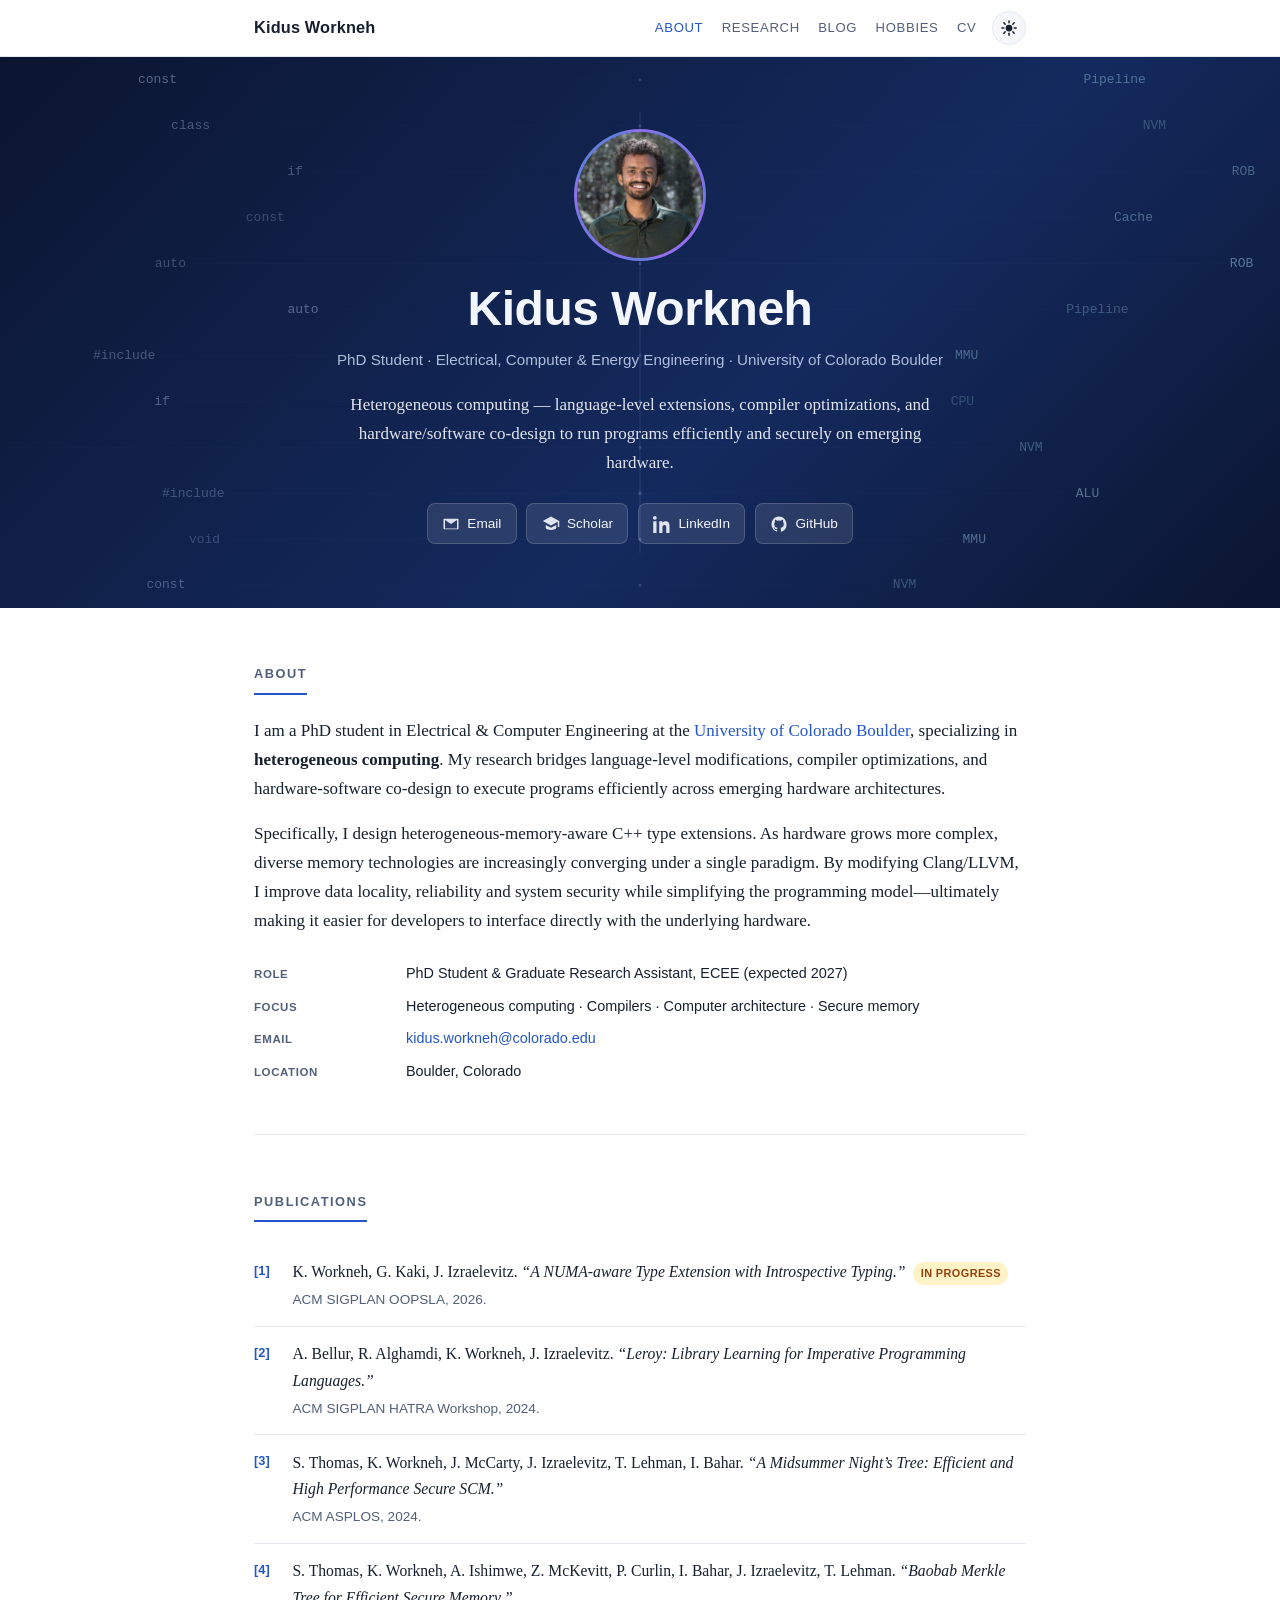
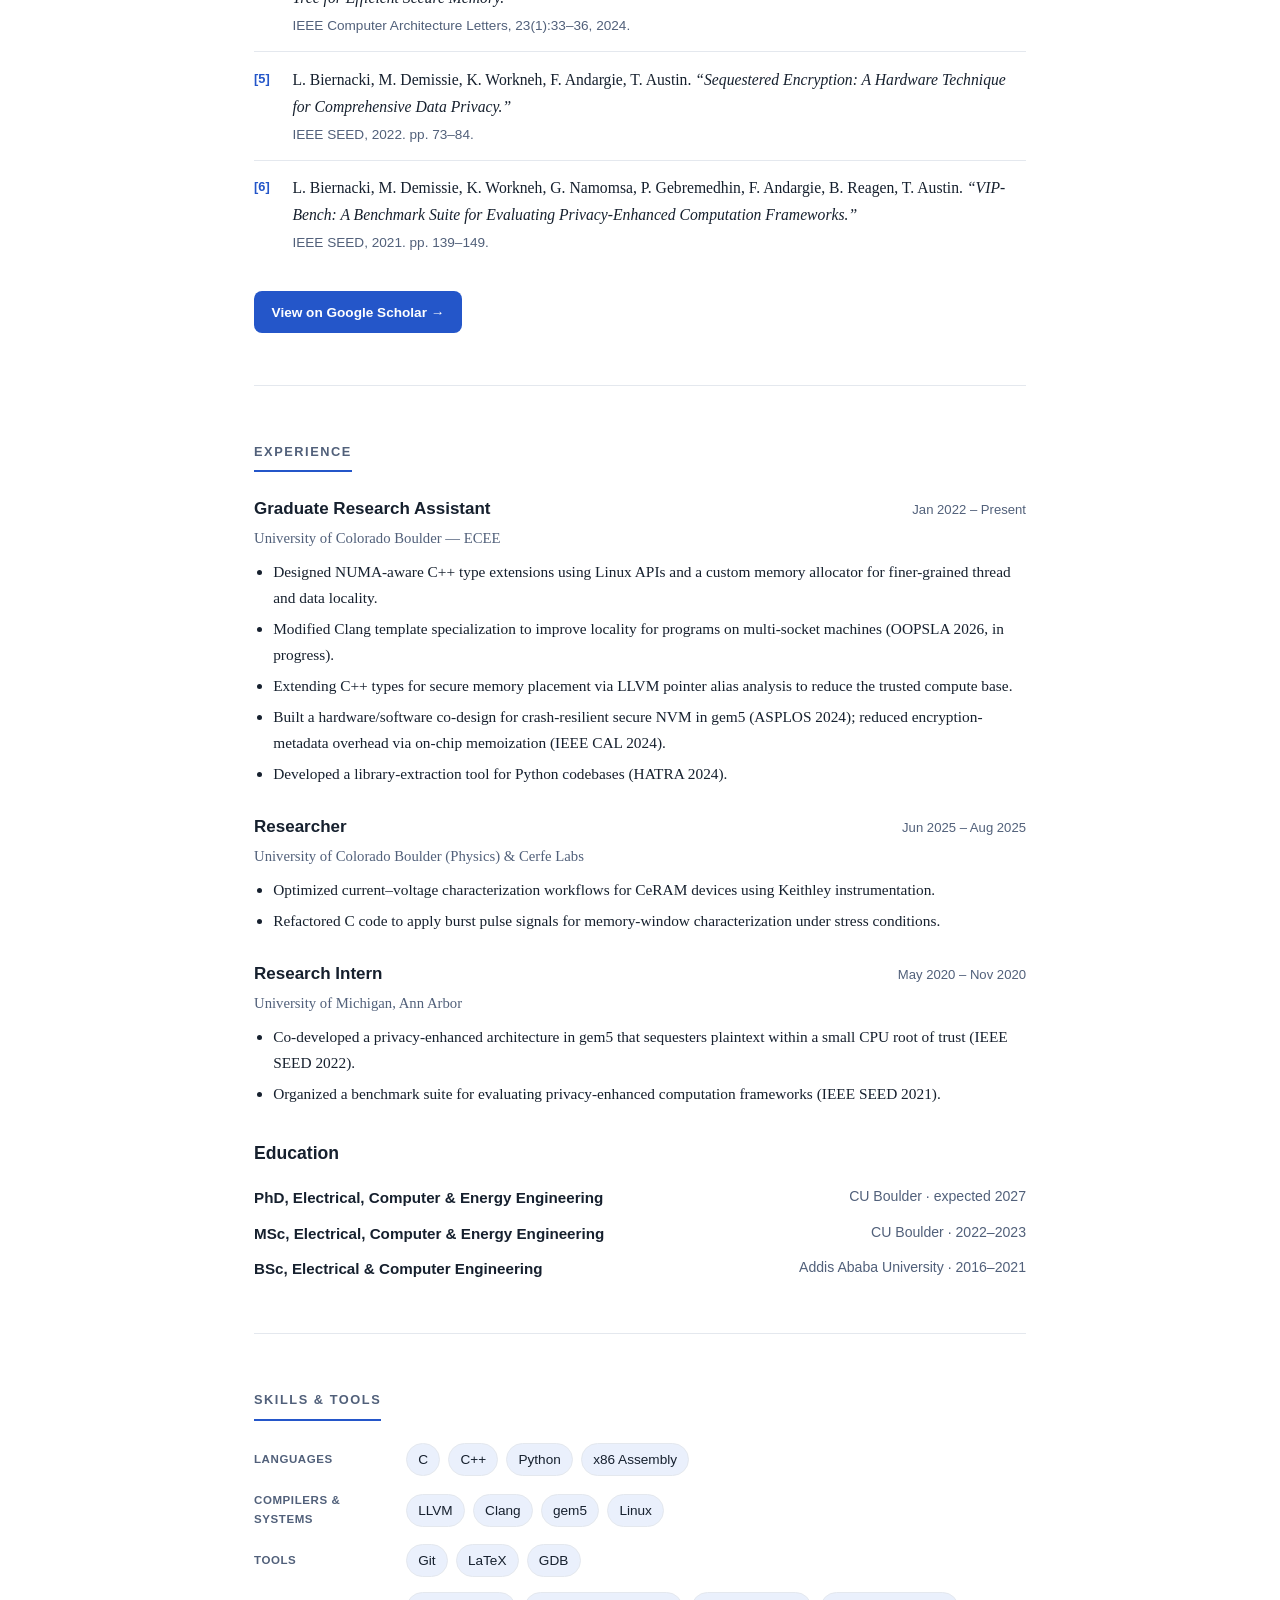
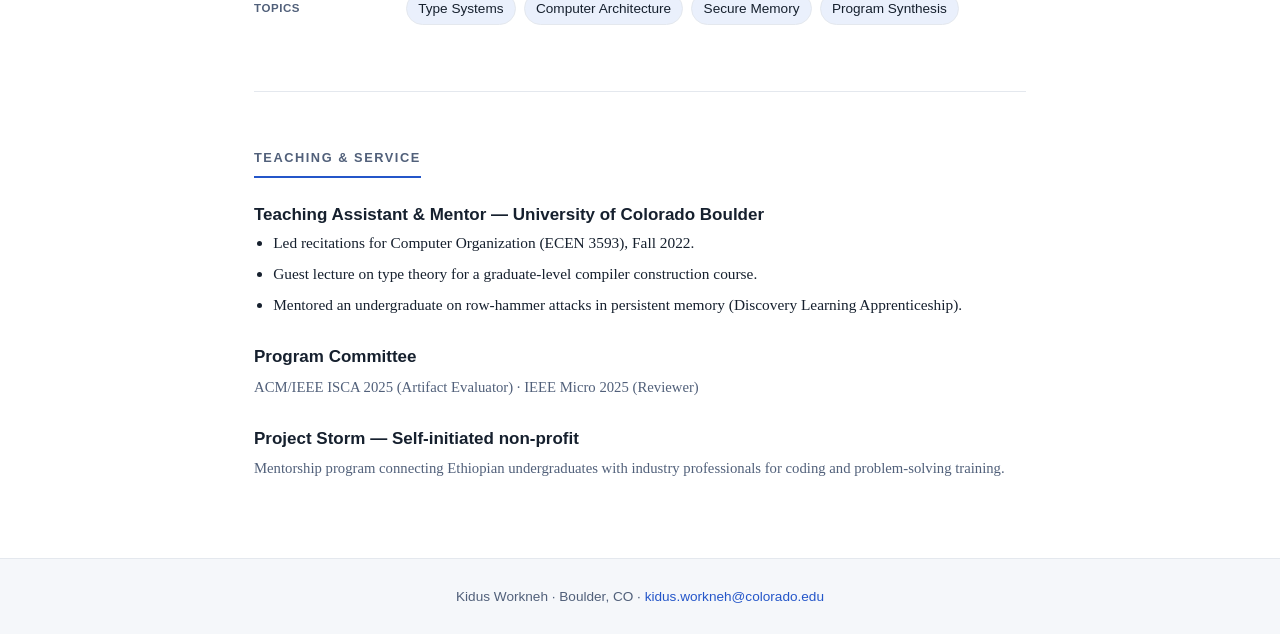
<file: index.html>
<!DOCTYPE html>
<html lang="en">
<head>
  <meta charset="UTF-8" />
  <meta name="viewport" content="width=device-width, initial-scale=1.0" />
  <title>Kidus Workneh — PhD Student, Computer Engineering</title>
  <meta name="description" content="Kidus Workneh — PhD student in Electrical & Computer Engineering at CU Boulder. Research in heterogeneous computing, compilers, computer architecture, and secure memory." />
  <link rel="stylesheet" href="style.css" />
  <!-- Set theme before paint to avoid a flash -->
  <script>
    (function () {
      try {
        var t = localStorage.getItem('theme');
        if (!t) t = matchMedia('(prefers-color-scheme: dark)').matches ? 'dark' : 'light';
        document.documentElement.setAttribute('data-theme', t);
      } catch (e) {
        document.documentElement.setAttribute('data-theme', 'light');
      }
    })();
  </script>
</head>
<body>

  <!-- ─────────── Nav ─────────── -->
  <header class="nav">
    <div class="nav-inner">
      <a href="index.html" class="nav-brand">Kidus Workneh</a>
      <nav class="nav-links">
        <a href="index.html#about" class="active">About</a>
        <a href="research.html">Research</a>
        <a href="blog.html">Blog</a>
        <a href="hobbies.html">Hobbies</a>
        <a href="CV_Resume/KidusCV1_6_26.pdf" target="_blank" rel="noopener">CV</a>
      </nav>
      <button id="themeToggle" class="theme-toggle" aria-label="Toggle light/dark theme" title="Toggle theme">
        <svg class="icon-sun" viewBox="0 0 24 24" width="18" height="18" aria-hidden="true"><circle cx="12" cy="12" r="4.5" fill="currentColor"/><g stroke="currentColor" stroke-width="2" stroke-linecap="round"><line x1="12" y1="2.5" x2="12" y2="5"/><line x1="12" y1="19" x2="12" y2="21.5"/><line x1="2.5" y1="12" x2="5" y2="12"/><line x1="19" y1="12" x2="21.5" y2="12"/><line x1="5.1" y1="5.1" x2="6.9" y2="6.9"/><line x1="17.1" y1="17.1" x2="18.9" y2="18.9"/><line x1="5.1" y1="18.9" x2="6.9" y2="17.1"/><line x1="17.1" y1="6.9" x2="18.9" y2="5.1"/></g></svg>
        <svg class="icon-moon" viewBox="0 0 24 24" width="18" height="18" aria-hidden="true"><path fill="currentColor" d="M21 12.8A9 9 0 1 1 11.2 3a7 7 0 0 0 9.8 9.8z"/></svg>
      </button>
    </div>
  </header>

  <!-- ─────────── Hero (always dark) ─────────── -->
  <section class="hero" id="top">
    <canvas id="hero-bg" class="hero-bg" aria-hidden="true"></canvas>
    <div class="hero-inner">
      <div class="avatar">
        <img src="assets/profile.jpg" alt="Kidus Workneh" id="profilePhoto" />
        <span class="avatar-fallback" aria-hidden="true">KW</span>
      </div>
      <h1 class="hero-name">Kidus Workneh</h1>
      <p class="hero-tagline">PhD Student · Electrical, Computer &amp; Energy Engineering · University of Colorado Boulder</p>
      <p class="hero-intro">
        Heterogeneous computing — language-level extensions, compiler optimizations, and
        hardware/software co-design to run programs efficiently and securely on emerging hardware.
      </p>
      <div class="hero-links">
        <a href="mailto:kidus.workneh@colorado.edu">
          <svg viewBox="0 0 24 24" width="18" height="18" aria-hidden="true"><path fill="currentColor" d="M3 5h18a1 1 0 0 1 1 1v12a1 1 0 0 1-1 1H3a1 1 0 0 1-1-1V6a1 1 0 0 1 1-1zm9 7L4 6.8V18h16V6.8L12 12z"/></svg>
          Email
        </a>
        <a href="https://scholar.google.com/citations?user=jv0yAM0AAAAJ&hl=en" target="_blank" rel="noopener">
          <svg viewBox="0 0 24 24" width="18" height="18" aria-hidden="true"><path fill="currentColor" d="M12 2 1 8l11 6 9-4.9V16h2V8L12 2zM5 13.2V17c0 1.7 3.1 3 7 3s7-1.3 7-3v-3.8l-7 3.8-7-3.6z"/></svg>
          Scholar
        </a>
        <a href="https://linkedin.com/in/kidus-workneh" target="_blank" rel="noopener">
          <svg viewBox="0 0 24 24" width="18" height="18" aria-hidden="true"><path fill="currentColor" d="M4.98 3.5A2.5 2.5 0 1 1 0 3.5a2.5 2.5 0 0 1 4.98 0zM.3 8.3h4.4V24H.3V8.3zM8.3 8.3h4.2v2.15h.06c.59-1.06 2.03-2.18 4.18-2.18 4.47 0 5.3 2.94 5.3 6.77V24h-4.4v-6.96c0-1.66-.03-3.8-2.32-3.8-2.32 0-2.68 1.81-2.68 3.68V24H8.3V8.3z"/></svg>
          LinkedIn
        </a>
        <a href="https://github.com/machtvonjoseph" target="_blank" rel="noopener">
          <svg viewBox="0 0 24 24" width="18" height="18" aria-hidden="true"><path fill="currentColor" d="M12 2C6.48 2 2 6.58 2 12.25c0 4.53 2.87 8.37 6.84 9.73.5.1.68-.22.68-.49l-.01-1.7c-2.78.62-3.37-1.22-3.37-1.22-.46-1.18-1.11-1.5-1.11-1.5-.91-.64.07-.62.07-.62 1 .07 1.53 1.06 1.53 1.06.9 1.57 2.36 1.12 2.94.86.09-.67.35-1.12.63-1.38-2.22-.26-4.55-1.14-4.55-5.06 0-1.12.39-2.03 1.03-2.75-.1-.26-.45-1.3.1-2.71 0 0 .84-.27 2.75 1.05a9.4 9.4 0 0 1 5 0c1.91-1.32 2.75-1.05 2.75-1.05.55 1.41.2 2.45.1 2.71.64.72 1.03 1.63 1.03 2.75 0 3.93-2.34 4.79-4.57 5.05.36.32.68.94.68 1.9l-.01 2.82c0 .27.18.59.69.49A10.02 10.02 0 0 0 22 12.25C22 6.58 17.52 2 12 2z"/></svg>
          GitHub
        </a>
      </div>
    </div>
  </section>

  <main class="container">

    <!-- ─────────── About ─────────── -->
    <section id="about" class="section">
      <h2 class="section-title">About</h2>
      <p>
        I am a PhD student in Electrical &amp; Computer Engineering at the
        <a href="https://www.colorado.edu/" target="_blank" rel="noopener">University of Colorado Boulder</a>,
        specializing in <strong>heterogeneous computing</strong>. My research bridges language-level modifications, compiler optimizations, and hardware-software co-design to execute programs efficiently across emerging hardware architectures.
      </p>
      <p>
        Specifically, I design heterogeneous-memory-aware C++ type extensions. As hardware grows more complex, diverse memory technologies are increasingly converging under a single paradigm. By modifying Clang/LLVM, I improve data locality, reliability and system security while simplifying the programming model—ultimately making it easier for developers to interface directly with the underlying hardware.
      </p>
      <div class="facts">
        <div class="fact"><span class="fact-k">Role</span><span class="fact-v">PhD Student &amp; Graduate Research Assistant, ECEE (expected 2027)</span></div>
        <div class="fact"><span class="fact-k">Focus</span><span class="fact-v">Heterogeneous computing · Compilers · Computer architecture · Secure memory</span></div>
        <div class="fact"><span class="fact-k">Email</span><span class="fact-v"><a href="mailto:kidus.workneh@colorado.edu">kidus.workneh@colorado.edu</a></span></div>
        <div class="fact"><span class="fact-k">Location</span><span class="fact-v">Boulder, Colorado</span></div>
      </div>
    </section>

    <!-- ─────────── Publications ─────────── -->
    <section id="publications" class="section">
      <h2 class="section-title">Publications</h2>
      <ol class="pubs">
        <li>
          <span class="pub-authors">K. Workneh, G. Kaki, J. Izraelevitz.</span>
          <span class="pub-title">“A NUMA-aware Type Extension with Introspective Typing.”</span>
          <span class="badge">In Progress</span>
          <span class="pub-venue">ACM SIGPLAN OOPSLA, 2026.</span>
        </li>
        <li>
          <span class="pub-authors">A. Bellur, R. Alghamdi, K. Workneh, J. Izraelevitz.</span>
          <span class="pub-title">“Leroy: Library Learning for Imperative Programming Languages.”</span>
          <span class="pub-venue">ACM SIGPLAN HATRA Workshop, 2024.</span>
        </li>
        <li>
          <span class="pub-authors">S. Thomas, K. Workneh, J. McCarty, J. Izraelevitz, T. Lehman, I. Bahar.</span>
          <span class="pub-title">“A Midsummer Night’s Tree: Efficient and High Performance Secure SCM.”</span>
          <span class="pub-venue">ACM ASPLOS, 2024.</span>
        </li>
        <li>
          <span class="pub-authors">S. Thomas, K. Workneh, A. Ishimwe, Z. McKevitt, P. Curlin, I. Bahar, J. Izraelevitz, T. Lehman.</span>
          <span class="pub-title">“Baobab Merkle Tree for Efficient Secure Memory.”</span>
          <span class="pub-venue">IEEE Computer Architecture Letters, 23(1):33–36, 2024.</span>
        </li>
        <li>
          <span class="pub-authors">L. Biernacki, M. Demissie, K. Workneh, F. Andargie, T. Austin.</span>
          <span class="pub-title">“Sequestered Encryption: A Hardware Technique for Comprehensive Data Privacy.”</span>
          <span class="pub-venue">IEEE SEED, 2022. pp. 73–84.</span>
        </li>
        <li>
          <span class="pub-authors">L. Biernacki, M. Demissie, K. Workneh, G. Namomsa, P. Gebremedhin, F. Andargie, B. Reagen, T. Austin.</span>
          <span class="pub-title">“VIP-Bench: A Benchmark Suite for Evaluating Privacy-Enhanced Computation Frameworks.”</span>
          <span class="pub-venue">IEEE SEED, 2021. pp. 139–149.</span>
        </li>
      </ol>
      <a class="btn" href="https://scholar.google.com/citations?user=jv0yAM0AAAAJ&hl=en" target="_blank" rel="noopener">View on Google Scholar →</a>
    </section>

    <!-- ─────────── Experience ─────────── -->
    <section id="experience" class="section">
      <h2 class="section-title">Experience</h2>

      <div class="entry">
        <div class="entry-head">
          <span class="entry-role">Graduate Research Assistant</span>
          <span class="entry-date">Jan 2022 – Present</span>
        </div>
        <div class="entry-org">University of Colorado Boulder — ECEE</div>
        <ul>
          <li>Designed NUMA-aware C++ type extensions using Linux APIs and a custom memory allocator for finer-grained thread and data locality.</li>
          <li>Modified Clang template specialization to improve locality for programs on multi-socket machines (OOPSLA 2026, in progress).</li>
          <li>Extending C++ types for secure memory placement via LLVM pointer alias analysis to reduce the trusted compute base.</li>
          <li>Built a hardware/software co-design for crash-resilient secure NVM in gem5 (ASPLOS 2024); reduced encryption-metadata overhead via on-chip memoization (IEEE CAL 2024).</li>
          <li>Developed a library-extraction tool for Python codebases (HATRA 2024).</li>
        </ul>
      </div>

      <div class="entry">
        <div class="entry-head">
          <span class="entry-role">Researcher</span>
          <span class="entry-date">Jun 2025 – Aug 2025</span>
        </div>
        <div class="entry-org">University of Colorado Boulder (Physics) &amp; Cerfe Labs</div>
        <ul>
          <li>Optimized current–voltage characterization workflows for CeRAM devices using Keithley instrumentation.</li>
          <li>Refactored C code to apply burst pulse signals for memory-window characterization under stress conditions.</li>
        </ul>
      </div>

      <div class="entry">
        <div class="entry-head">
          <span class="entry-role">Research Intern</span>
          <span class="entry-date">May 2020 – Nov 2020</span>
        </div>
        <div class="entry-org">University of Michigan, Ann Arbor</div>
        <ul>
          <li>Co-developed a privacy-enhanced architecture in gem5 that sequesters plaintext within a small CPU root of trust (IEEE SEED 2022).</li>
          <li>Organized a benchmark suite for evaluating privacy-enhanced computation frameworks (IEEE SEED 2021).</li>
        </ul>
      </div>

      <h3 class="sub-title">Education</h3>
      <div class="edu">
        <div class="edu-row"><span class="edu-deg">PhD, Electrical, Computer &amp; Energy Engineering</span><span class="edu-meta">CU Boulder · expected 2027</span></div>
        <div class="edu-row"><span class="edu-deg">MSc, Electrical, Computer &amp; Energy Engineering</span><span class="edu-meta">CU Boulder · 2022–2023</span></div>
        <div class="edu-row"><span class="edu-deg">BSc, Electrical &amp; Computer Engineering</span><span class="edu-meta">Addis Ababa University · 2016–2021</span></div>
      </div>
    </section>

    <!-- ─────────── Skills ─────────── -->
    <section id="skills" class="section">
      <h2 class="section-title">Skills &amp; Tools</h2>
      <div class="tag-group">
        <span class="tag-label">Languages</span>
        <span class="tag">C</span><span class="tag">C++</span><span class="tag">Python</span><span class="tag">x86 Assembly</span>
      </div>
      <div class="tag-group">
        <span class="tag-label">Compilers &amp; Systems</span>
        <span class="tag">LLVM</span><span class="tag">Clang</span><span class="tag">gem5</span><span class="tag">Linux</span>
      </div>
      <div class="tag-group">
        <span class="tag-label">Tools</span>
        <span class="tag">Git</span><span class="tag">LaTeX</span><span class="tag">GDB</span>
      </div>
      <div class="tag-group">
        <span class="tag-label">Topics</span>
        <span class="tag">Type Systems</span><span class="tag">Computer Architecture</span><span class="tag">Secure Memory</span><span class="tag">Program Synthesis</span>
      </div>
    </section>

    <!-- ─────────── Teaching & Service ─────────── -->
    <section id="service" class="section">
      <h2 class="section-title">Teaching &amp; Service</h2>

      <div class="entry">
        <div class="entry-role">Teaching Assistant &amp; Mentor — University of Colorado Boulder</div>
        <ul>
          <li>Led recitations for Computer Organization (ECEN 3593), Fall 2022.</li>
          <li>Guest lecture on type theory for a graduate-level compiler construction course.</li>
          <li>Mentored an undergraduate on row-hammer attacks in persistent memory (Discovery Learning Apprenticeship).</li>
        </ul>
      </div>

      <div class="entry">
        <div class="entry-role">Program Committee</div>
        <div class="entry-org">ACM/IEEE ISCA 2025 (Artifact Evaluator) · IEEE Micro 2025 (Reviewer)</div>
      </div>

      <div class="entry">
        <div class="entry-role">Project Storm — Self-initiated non-profit</div>
        <div class="entry-org">Mentorship program connecting Ethiopian undergraduates with industry professionals for coding and problem-solving training.</div>
      </div>
    </section>

  </main>

  <footer class="footer">
    <p>Kidus Workneh · Boulder, CO · <a href="mailto:kidus.workneh@colorado.edu">kidus.workneh@colorado.edu</a></p>
  </footer>

  <script src="hero-bg.js"></script>
  <script src="script.js"></script>
</body>
</html>
</file>
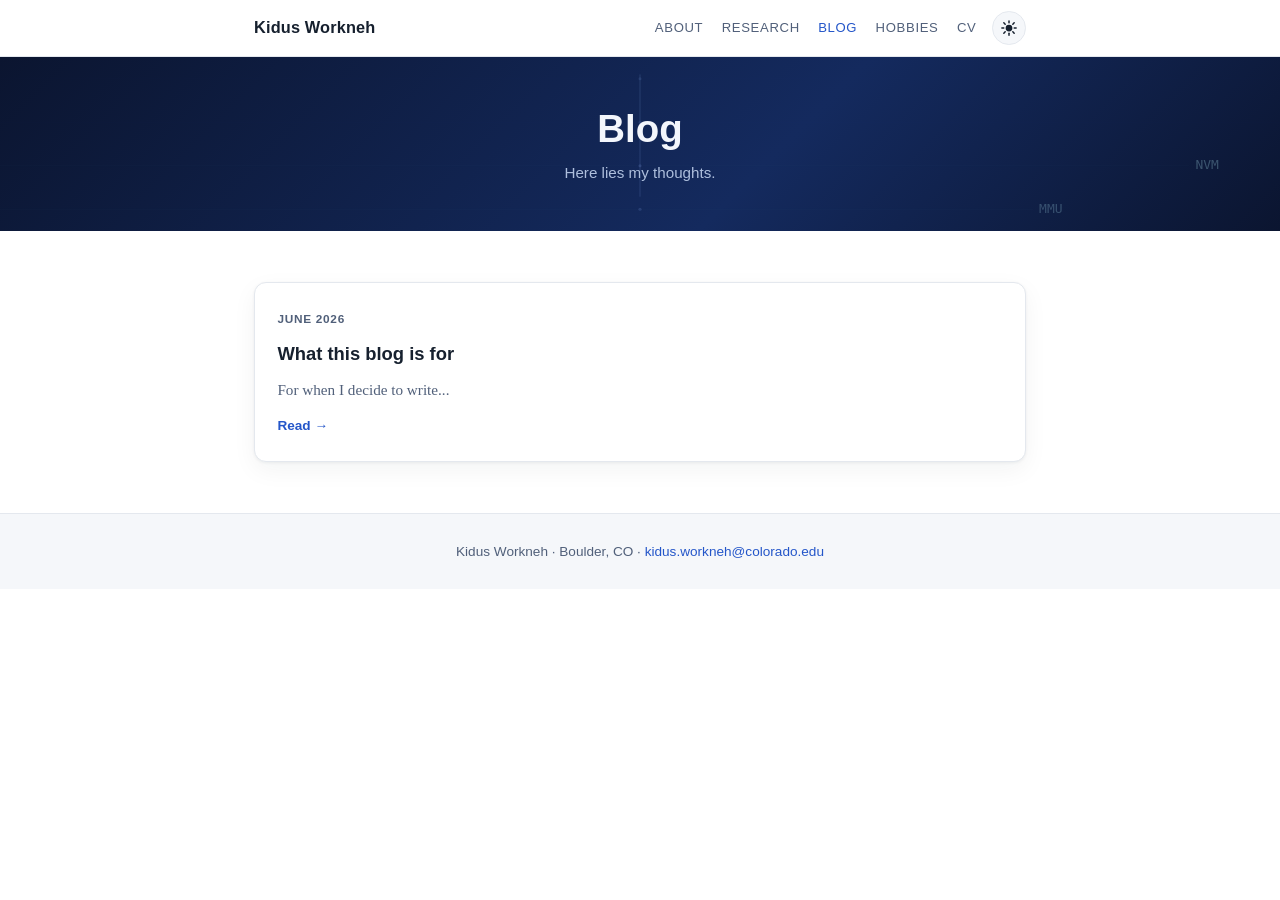
<file: blog.html>
<!DOCTYPE html>
<html lang="en">
<head>
  <meta charset="UTF-8" />
  <meta name="viewport" content="width=device-width, initial-scale=1.0" />
  <title>Blog — Kidus Workneh</title>
  <meta name="description" content="Notes and writing by Kidus Workneh on compilers, computer architecture, and research." />
  <link rel="stylesheet" href="style.css" />
  <script>
    (function () {
      try {
        var t = localStorage.getItem('theme');
        if (!t) t = matchMedia('(prefers-color-scheme: dark)').matches ? 'dark' : 'light';
        document.documentElement.setAttribute('data-theme', t);
      } catch (e) { document.documentElement.setAttribute('data-theme', 'light'); }
    })();
  </script>
</head>
<body>

  <!-- ─────────── Nav ─────────── -->
  <header class="nav">
    <div class="nav-inner">
      <a href="index.html" class="nav-brand">Kidus Workneh</a>
      <nav class="nav-links">
        <a href="index.html#about">About</a>
        <a href="research.html">Research</a>
        <a href="blog.html" class="active">Blog</a>
        <a href="hobbies.html">Hobbies</a>
        <a href="CV_Resume/KidusCV1_6_26.pdf" target="_blank" rel="noopener">CV</a>
      </nav>
      <button id="themeToggle" class="theme-toggle" aria-label="Toggle light/dark theme" title="Toggle theme">
        <svg class="icon-sun" viewBox="0 0 24 24" width="18" height="18" aria-hidden="true"><circle cx="12" cy="12" r="4.5" fill="currentColor"/><g stroke="currentColor" stroke-width="2" stroke-linecap="round"><line x1="12" y1="2.5" x2="12" y2="5"/><line x1="12" y1="19" x2="12" y2="21.5"/><line x1="2.5" y1="12" x2="5" y2="12"/><line x1="19" y1="12" x2="21.5" y2="12"/><line x1="5.1" y1="5.1" x2="6.9" y2="6.9"/><line x1="17.1" y1="17.1" x2="18.9" y2="18.9"/><line x1="5.1" y1="18.9" x2="6.9" y2="17.1"/><line x1="17.1" y1="6.9" x2="18.9" y2="5.1"/></g></svg>
        <svg class="icon-moon" viewBox="0 0 24 24" width="18" height="18" aria-hidden="true"><path fill="currentColor" d="M21 12.8A9 9 0 1 1 11.2 3a7 7 0 0 0 9.8 9.8z"/></svg>
      </button>
    </div>
  </header>

  <!-- ─────────── Page header (dark) ─────────── -->
  <section class="page-hero">
    <canvas id="hero-bg" class="hero-bg" aria-hidden="true"></canvas>
    <div class="page-hero-inner">
      <h1 class="page-title">Blog</h1>
      <p class="page-sub">Here lies my thoughts.</p>
    </div>
  </section>

  <main class="container">
    <section class="section">

      <!-- To add a post: copy posts/welcome.html, edit it, then add a <li> here (newest first). -->
      <ul class="post-list">
        <li class="post-item">
          <a href="posts/welcome.html">
            <span class="post-date">June 2026</span>
            <h3 class="post-item-title">What this blog is for</h3>
            <p class="post-excerpt">For when I decide to write...</p>
            <span class="post-more">Read →</span>
          </a>
        </li>
      </ul>

    </section>
  </main>

  <footer class="footer">
    <p>Kidus Workneh · Boulder, CO · <a href="mailto:kidus.workneh@colorado.edu">kidus.workneh@colorado.edu</a></p>
  </footer>

  <script src="hero-bg.js"></script>
  <script src="script.js"></script>
</body>
</html>
</file>
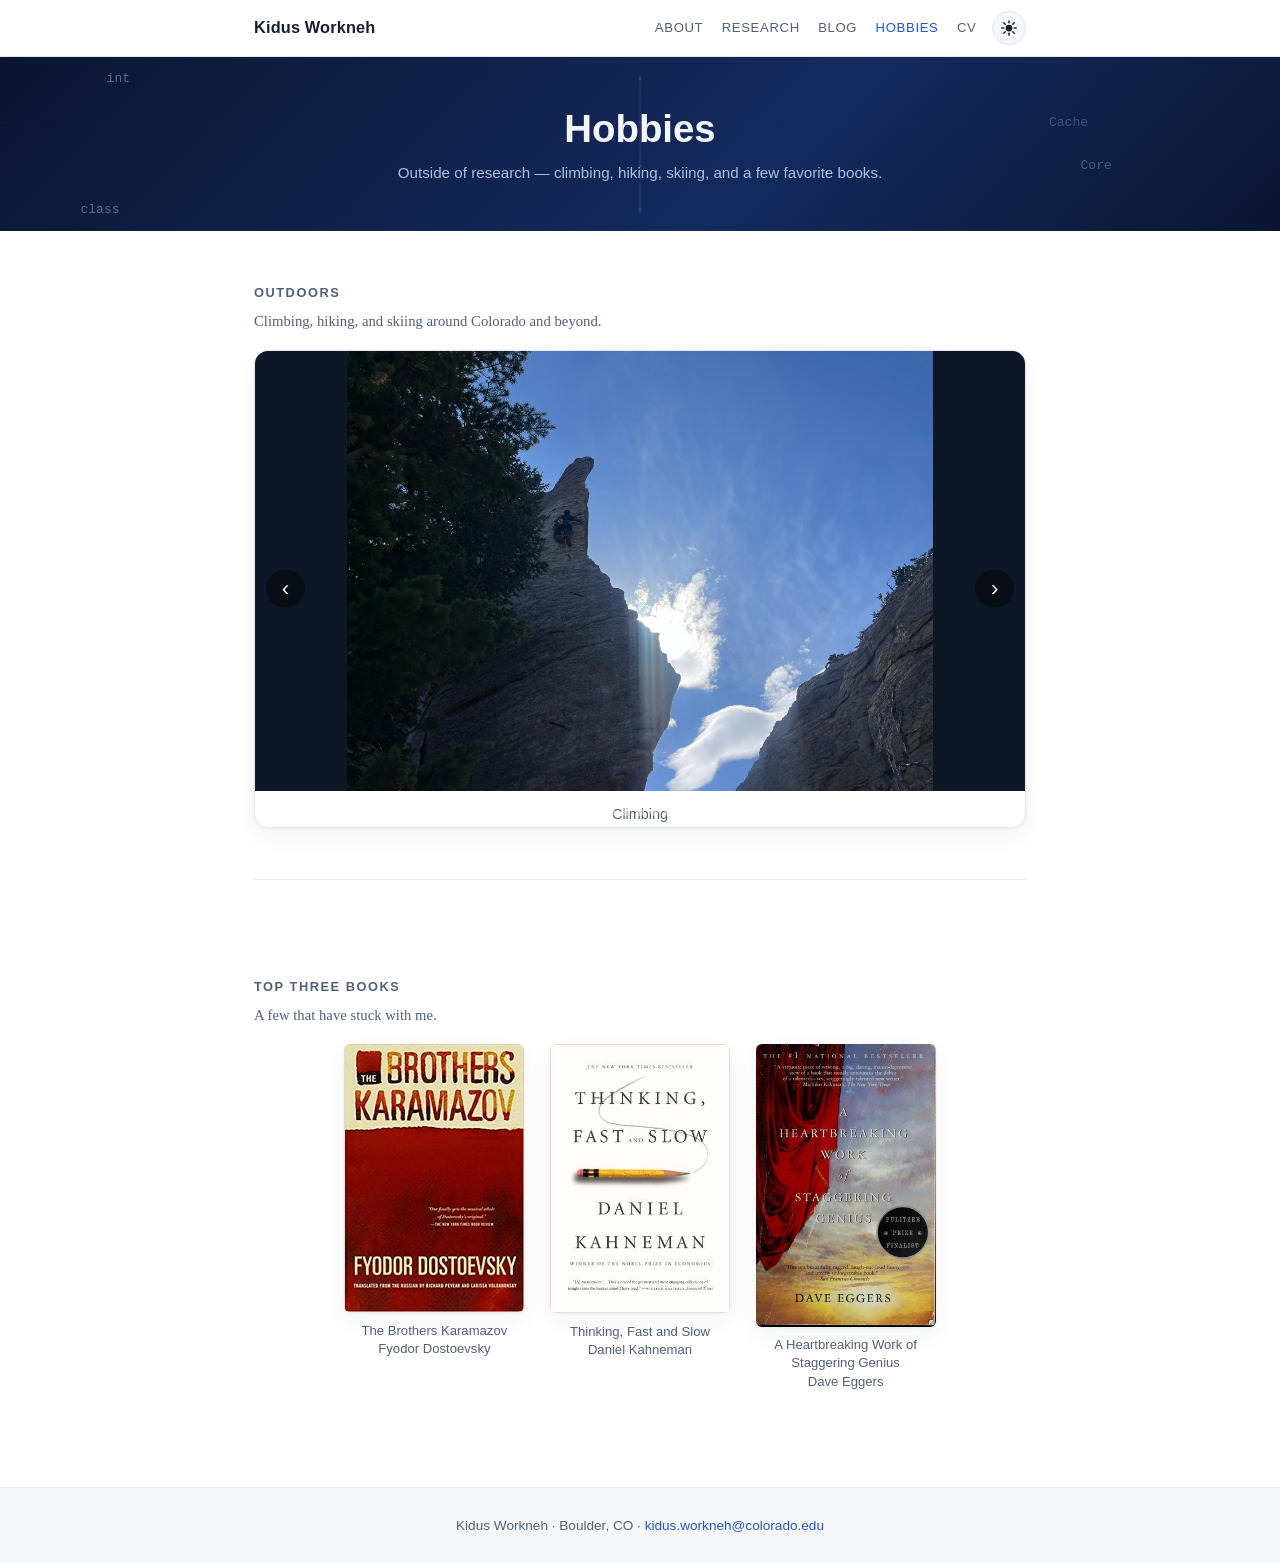
<file: hobbies.html>
<!DOCTYPE html>
<html lang="en">
<head>
  <meta charset="UTF-8" />
  <meta name="viewport" content="width=device-width, initial-scale=1.0" />
  <title>Hobbies — Kidus Workneh</title>
  <meta name="description" content="Kidus Workneh's hobbies — climbing, hiking, skiing, and favorite books." />
  <link rel="stylesheet" href="style.css" />
  <script>
    (function () {
      try {
        var t = localStorage.getItem('theme');
        if (!t) t = matchMedia('(prefers-color-scheme: dark)').matches ? 'dark' : 'light';
        document.documentElement.setAttribute('data-theme', t);
      } catch (e) { document.documentElement.setAttribute('data-theme', 'light'); }
    })();
  </script>
</head>
<body>

  <header class="nav">
    <div class="nav-inner">
      <a href="index.html" class="nav-brand">Kidus Workneh</a>
      <nav class="nav-links">
        <a href="index.html#about">About</a>
        <a href="research.html">Research</a>
        <a href="blog.html">Blog</a>
        <a href="hobbies.html" class="active">Hobbies</a>
        <a href="CV_Resume/KidusCV1_6_26.pdf" target="_blank" rel="noopener">CV</a>
      </nav>
      <button id="themeToggle" class="theme-toggle" aria-label="Toggle light/dark theme" title="Toggle theme">
        <svg class="icon-sun" viewBox="0 0 24 24" width="18" height="18" aria-hidden="true"><circle cx="12" cy="12" r="4.5" fill="currentColor"/><g stroke="currentColor" stroke-width="2" stroke-linecap="round"><line x1="12" y1="2.5" x2="12" y2="5"/><line x1="12" y1="19" x2="12" y2="21.5"/><line x1="2.5" y1="12" x2="5" y2="12"/><line x1="19" y1="12" x2="21.5" y2="12"/><line x1="5.1" y1="5.1" x2="6.9" y2="6.9"/><line x1="17.1" y1="17.1" x2="18.9" y2="18.9"/><line x1="5.1" y1="18.9" x2="6.9" y2="17.1"/><line x1="17.1" y1="6.9" x2="18.9" y2="5.1"/></g></svg>
        <svg class="icon-moon" viewBox="0 0 24 24" width="18" height="18" aria-hidden="true"><path fill="currentColor" d="M21 12.8A9 9 0 1 1 11.2 3a7 7 0 0 0 9.8 9.8z"/></svg>
      </button>
    </div>
  </header>

  <section class="page-hero">
    <canvas id="hero-bg" class="hero-bg" aria-hidden="true"></canvas>
    <div class="page-hero-inner">
      <h1 class="page-title">Hobbies</h1>
      <p class="page-sub">Outside of research — climbing, hiking, skiing, and a few favorite books.</p>
    </div>
  </section>

  <main class="container">
    <section class="section hobby">
      <h2 class="section-title">Outdoors</h2>
      <p class="hobby-note">Climbing, hiking, and skiing around Colorado and beyond.</p>
      <div class="slideshow" data-autoplay="4500">
      <div class="slides">
        <img class="slide active" src="Hobbies/Climbing/2A9A5B01-64DA-4602-A4E7-FBAE645F353D_1_105_c.jpeg" alt="Climbing photo" data-caption="Climbing" loading="lazy">
        <img class="slide" src="Hobbies/Climbing/63878FE1-8D94-436E-B9D8-F0F9F3FC7F73_1_102_o.jpeg" alt="Climbing photo" data-caption="Climbing" loading="lazy">
        <img class="slide" src="Hobbies/Climbing/92E28E42-CFF6-4EAC-BF4D-91F9243EC52A_1_102_o.jpeg" alt="Climbing photo" data-caption="Climbing" loading="lazy">
        <img class="slide" src="Hobbies/Climbing/966B814C-8508-485C-BF9B-D0E02D7CC0B0_1_102_o.jpeg" alt="Climbing photo" data-caption="Climbing" loading="lazy">
        <img class="slide" src="Hobbies/Climbing/C605D4E4-374B-4FAC-918F-019F7C2E5CC8_1_102_o.jpeg" alt="Climbing photo" data-caption="Climbing" loading="lazy">
        <img class="slide" src="Hobbies/Hiking/063AC6C2-8741-4B01-A1D5-661ADD43E425_1_105_c.jpeg" alt="Hiking photo" data-caption="Hiking" loading="lazy">
        <img class="slide" src="Hobbies/Hiking/15090076-F40F-469D-8037-2CAD9941AE8D_1_105_c.jpeg" alt="Hiking photo" data-caption="Hiking" loading="lazy">
        <img class="slide" src="Hobbies/Hiking/197D1342-B199-4E40-9A5F-1D344B7DAA03_1_102_a.jpeg" alt="Hiking photo" data-caption="Hiking" loading="lazy">
        <img class="slide" src="Hobbies/Hiking/47559BB4-A1B4-4A2C-9B77-DB1FDB929354_1_102_a.jpeg" alt="Hiking photo" data-caption="Hiking" loading="lazy">
        <img class="slide" src="Hobbies/Hiking/586AF8A2-FE7C-4B84-8520-C3C02A5CDDAC_1_105_c.jpeg" alt="Hiking photo" data-caption="Hiking" loading="lazy">
        <img class="slide" src="Hobbies/Hiking/736EC5D7-D563-414E-B159-ADF2F3A959BD_1_105_c.jpeg" alt="Hiking photo" data-caption="Hiking" loading="lazy">
        <img class="slide" src="Hobbies/Hiking/75586C56-81C5-4438-B97C-2979A8D44248_1_105_c.jpeg" alt="Hiking photo" data-caption="Hiking" loading="lazy">
        <img class="slide" src="Hobbies/Skiing/34D3589E-2B5C-4F54-A6AE-865085F080CE_1_102_o.jpeg" alt="Skiing photo" data-caption="Skiing" loading="lazy">
        <img class="slide" src="Hobbies/Skiing/7896713A-BB39-4FEF-9CCA-3E7ED7D8286B_1_102_o.jpeg" alt="Skiing photo" data-caption="Skiing" loading="lazy">
        <img class="slide" src="Hobbies/Skiing/A0731E4C-ED3A-49FF-B4DF-7F7191AD0407_1_105_c.jpeg" alt="Skiing photo" data-caption="Skiing" loading="lazy">
      </div>
      <button class="slide-nav prev" type="button" aria-label="Previous slide">‹</button>
      <button class="slide-nav next" type="button" aria-label="Next slide">›</button>
      <div class="slide-dots"></div>
      <div class="slide-caption"></div>
    </div>
    </section>

    <section class="section hobby">
      <h2 class="section-title">Top Three Books</h2>
      <p class="hobby-note">A few that have stuck with me.</p>
      <div class="books">
        <figure class="book"><img src="Hobbies/Books/brothers-karamazov.jpg" alt="The Brothers Karamazov · Fyodor Dostoevsky" loading="lazy"><figcaption>The Brothers Karamazov<br>Fyodor Dostoevsky</figcaption></figure>
        <figure class="book"><img src="Hobbies/Books/thinking-fast-and-slow.jpg" alt="Thinking, Fast and Slow · Daniel Kahneman" loading="lazy"><figcaption>Thinking, Fast and Slow<br>Daniel Kahneman</figcaption></figure>
        <figure class="book"><img src="Hobbies/Books/heartbreaking-work.jpg" alt="A Heartbreaking Work of Staggering Genius · Dave Eggers" loading="lazy"><figcaption>A Heartbreaking Work of Staggering Genius<br>Dave Eggers</figcaption></figure>
      </div>
    </section>
  </main>

  <footer class="footer">
    <p>Kidus Workneh · Boulder, CO · <a href="mailto:kidus.workneh@colorado.edu">kidus.workneh@colorado.edu</a></p>
  </footer>

  <script src="hero-bg.js"></script>
  <script src="script.js"></script>
</body>
</html>
</file>
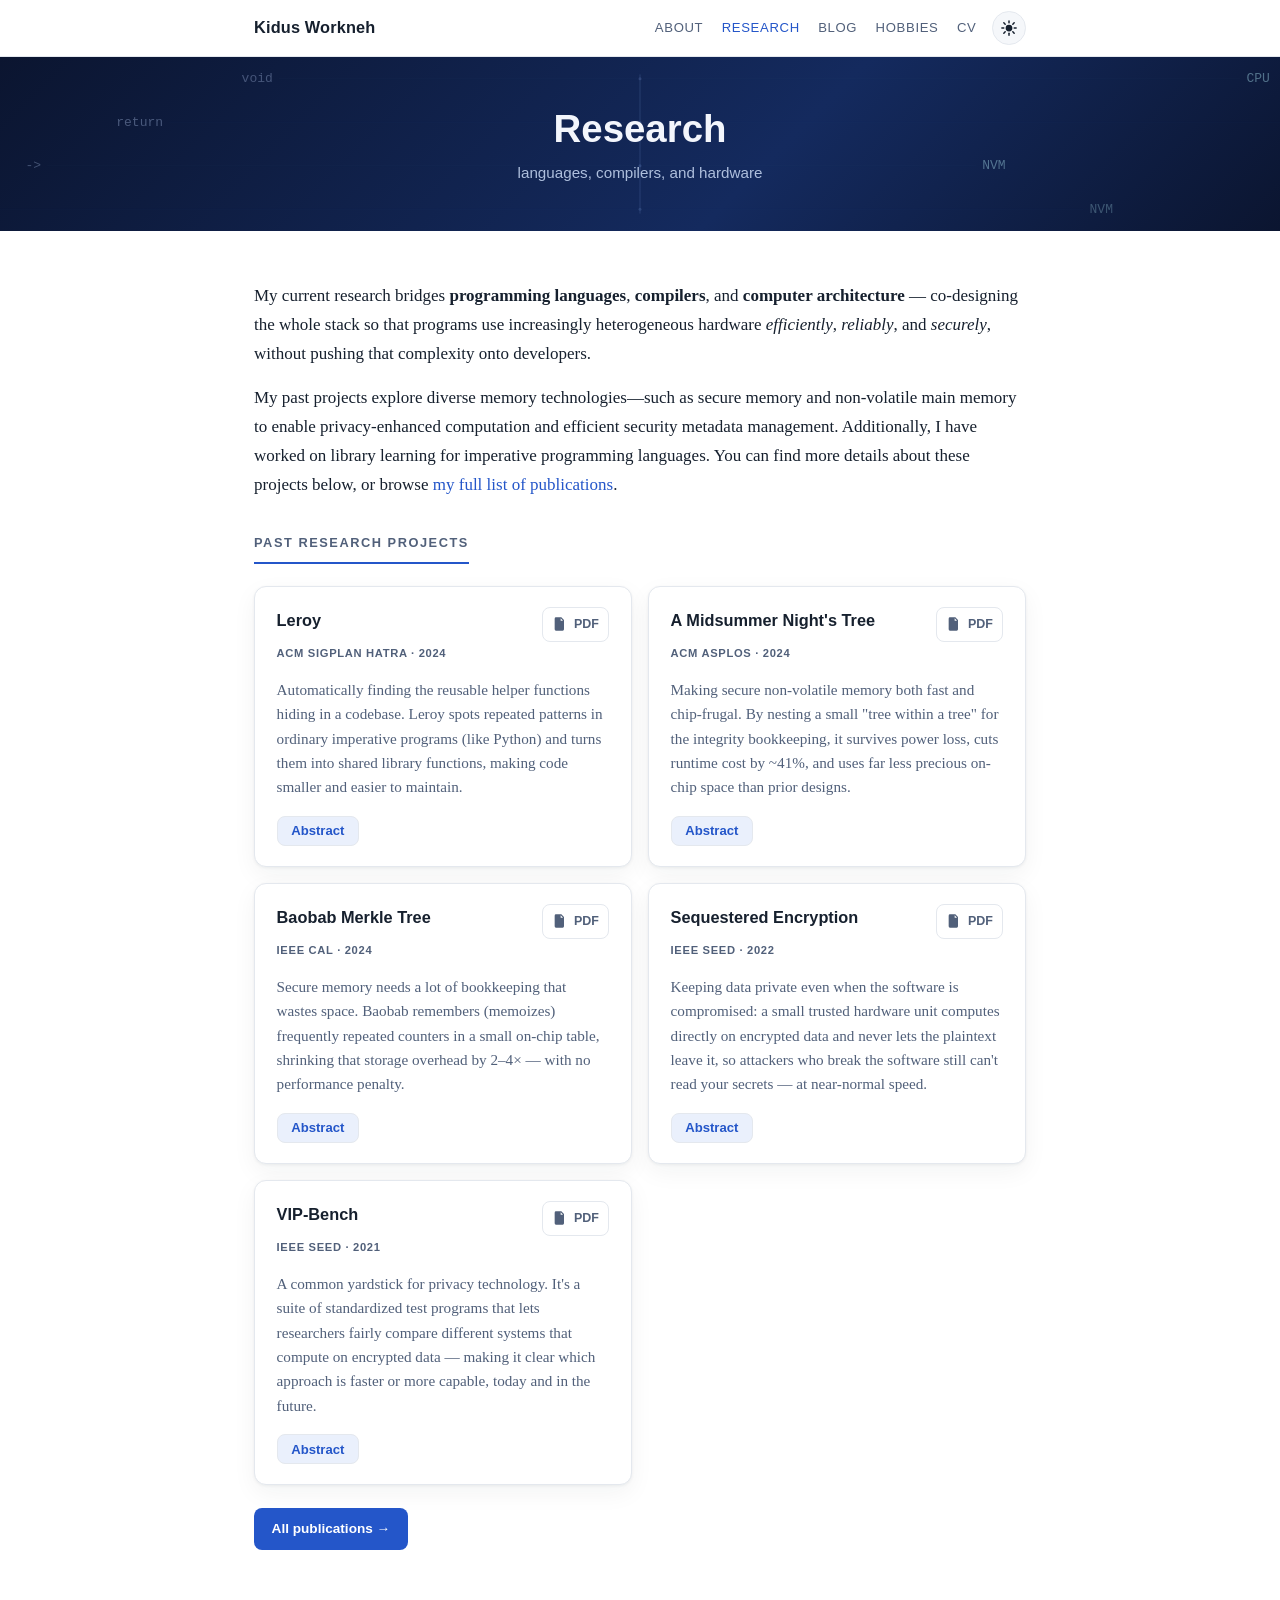
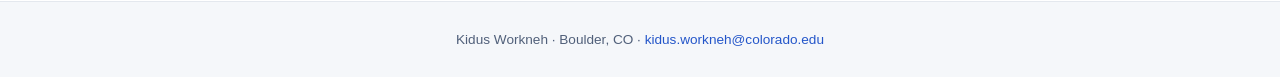
<file: research.html>
<!DOCTYPE html>
<html lang="en">
<head>
  <meta charset="UTF-8" />
  <meta name="viewport" content="width=device-width, initial-scale=1.0" />
  <title>Research — Kidus Workneh</title>
  <meta name="description" content="Past research projects by Kidus Workneh: Sequestered Encryption, VIP-Bench, A Midsummer Night's Tree, Baobab Merkle Tree, and Leroy." />
  <link rel="stylesheet" href="style.css" />
  <script>
    (function () {
      try {
        var t = localStorage.getItem('theme');
        if (!t) t = matchMedia('(prefers-color-scheme: dark)').matches ? 'dark' : 'light';
        document.documentElement.setAttribute('data-theme', t);
      } catch (e) { document.documentElement.setAttribute('data-theme', 'light'); }
    })();
  </script>
</head>
<body>

  <!-- ─────────── Nav ─────────── -->
  <header class="nav">
    <div class="nav-inner">
      <a href="index.html" class="nav-brand">Kidus Workneh</a>
      <nav class="nav-links">
        <a href="index.html#about">About</a>
        <a href="research.html" class="active">Research</a>
        <a href="blog.html">Blog</a>
        <a href="hobbies.html">Hobbies</a>
        <a href="CV_Resume/KidusCV1_6_26.pdf" target="_blank" rel="noopener">CV</a>
      </nav>
      <button id="themeToggle" class="theme-toggle" aria-label="Toggle light/dark theme" title="Toggle theme">
        <svg class="icon-sun" viewBox="0 0 24 24" width="18" height="18" aria-hidden="true"><circle cx="12" cy="12" r="4.5" fill="currentColor"/><g stroke="currentColor" stroke-width="2" stroke-linecap="round"><line x1="12" y1="2.5" x2="12" y2="5"/><line x1="12" y1="19" x2="12" y2="21.5"/><line x1="2.5" y1="12" x2="5" y2="12"/><line x1="19" y1="12" x2="21.5" y2="12"/><line x1="5.1" y1="5.1" x2="6.9" y2="6.9"/><line x1="17.1" y1="17.1" x2="18.9" y2="18.9"/><line x1="5.1" y1="18.9" x2="6.9" y2="17.1"/><line x1="17.1" y1="6.9" x2="18.9" y2="5.1"/></g></svg>
        <svg class="icon-moon" viewBox="0 0 24 24" width="18" height="18" aria-hidden="true"><path fill="currentColor" d="M21 12.8A9 9 0 1 1 11.2 3a7 7 0 0 0 9.8 9.8z"/></svg>
      </button>
    </div>
  </header>

  <!-- ─────────── Page header (dark) ─────────── -->
  <section class="page-hero">
    <canvas id="hero-bg" class="hero-bg" aria-hidden="true"></canvas>
    <div class="page-hero-inner">
      <h1 class="page-title">Research</h1>
      <p class="page-sub">languages, compilers, and hardware</p>
    </div>
  </section>

  <main class="container">
    <section class="section">
      <p>
        My current research bridges <strong>programming languages</strong>, <strong>compilers</strong>, and
        <strong>computer architecture</strong> — co-designing the whole stack so that programs use
        increasingly heterogeneous hardware <em>efficiently</em>, <em>reliably</em>, and <em>securely</em>,
        without pushing that complexity onto developers. 
      </p>

      </p>
       My past projects explore diverse memory technologies—such as secure memory and non-volatile main memory to enable privacy-enhanced computation and efficient security metadata management. Additionally, I have worked on library learning for imperative programming languages. You can find more details about these projects below, or browse <a href="index.html#publications">my full list of publications</a>.
      </p>

      <h2 class="section-title" style="margin-top:2rem;">Past Research Projects</h2>
      <div class="cards">


        <!-- Leroy -->
        <article class="card project-card">
          <div class="proj-head">
            <div>
              <h3>Leroy</h3>
              <span class="proj-venue">ACM SIGPLAN HATRA · 2024</span>
            </div>
            <a class="pdf-link" href="papers/leroy.pdf" target="_blank" rel="noopener" aria-label="Open the Leroy PDF">
              <svg viewBox="0 0 24 24" width="16" height="16" aria-hidden="true"><path fill="currentColor" d="M6 2h8l4 4v14a2 2 0 0 1-2 2H6a2 2 0 0 1-2-2V4a2 2 0 0 1 2-2zm7 1.5V7h3.5L13 3.5zM7.5 12.5h9V14h-9v-1.5zm0 3h9V17h-9v-1.5zm0-6h4V11h-4V9.5z"/></svg>
              PDF
            </a>
          </div>
          <p class="proj-summary">Automatically finding the reusable helper functions hiding in a codebase. Leroy spots repeated patterns in ordinary imperative programs (like Python) and turns them into shared library functions, making code smaller and easier to maintain.</p>
          <div class="proj-actions">
            <button class="abstract-btn" type="button">Abstract</button>
          </div>
          <div class="abstract-src" hidden>
            <h4>Leroy: Library Learning for Imperative Programming Languages</h4>
            <p>Library learning is the process of building a library of common functionalities from a given set of programs. Typically, this process is applied in the context of aiding program synthesis: concise functions can help the synthesizer produce modularized code that is smaller in size. Previous work has focused on functional Lisp-like languages, as their regularity makes them more amenable to extracting repetitive structures. Our work introduces Leroy, which extends existing library learning techniques to imperative higher-level programming languages, with the goal of facilitating reusability and ease of maintenance. Leroy wraps the existing Stitch framework for library learning and converts imperative programs into a Lisp-like format using the AST. Our solution uses Stitch to do a top-down, corpus-guided extraction of repetitive expressions. Further, we prune abstractions that cannot be implemented in the programming language and convert the best abstractions back to the original language. We implement our technique in a tool for a subset of the Python programming language and evaluate it on a large corpus of programs. Leroy achieves a compression ratio of 1.04x of the original code base, with a slight expansion when the library is included. Additionally, we show that our technique prunes invalid abstractions.</p>
          </div>
        </article>

        <!-- A Midsummer Night's Tree -->
        <article class="card project-card">
          <div class="proj-head">
            <div>
              <h3>A Midsummer Night's Tree</h3>
              <span class="proj-venue">ACM ASPLOS · 2024</span>
            </div>
            <a class="pdf-link" href="papers/amnt.pdf" target="_blank" rel="noopener" aria-label="Open the A Midsummer Night's Tree PDF">
              <svg viewBox="0 0 24 24" width="16" height="16" aria-hidden="true"><path fill="currentColor" d="M6 2h8l4 4v14a2 2 0 0 1-2 2H6a2 2 0 0 1-2-2V4a2 2 0 0 1 2-2zm7 1.5V7h3.5L13 3.5zM7.5 12.5h9V14h-9v-1.5zm0 3h9V17h-9v-1.5zm0-6h4V11h-4V9.5z"/></svg>
              PDF
            </a>
          </div>
          <p class="proj-summary">Making secure non-volatile memory both fast and chip-frugal. By nesting a small "tree within a tree" for the integrity bookkeeping, it survives power loss, cuts runtime cost by ~41%, and uses far less precious on-chip space than prior designs.</p>
          <div class="proj-actions">
            <button class="abstract-btn" type="button">Abstract</button>
          </div>
          <div class="abstract-src" hidden>
            <h4>A Midsummer Night's Tree: Efficient and High Performance Secure SCM</h4>
            <p>Secure memory is a highly desirable property to prevent memory corruption-based attacks. The emergence of non-volatile, storage class memory (SCM) devices presents new challenges for secure memory. Metadata for integrity verification, organized in a Bonsai Merkle Tree (BMT), is cached on-chip in volatile caches, and may be lost on a power failure. As a consequence, care is required to ensure that metadata updates are always propagated into SCM. To optimize metadata updates, state-of-the-art approaches propose lazy update crash consistent metadata schemes. However, few consider the implications of their optimizations on on-chip area, which leads to inefficient utilization of scarce on-chip space. In this paper, we propose A Midsummer Night's Tree (AMNT), a novel "tree within a tree" approach to provide crash consistent integrity with low run-time overhead while limiting on-chip area for security metadata. Our approach offloads the potential hardware complexity of our technique to software to keep area overheads low. Our proposed mechanism results in significant improvements (a 41% reduction in execution overhead on average versus the state-of-the-art) for in-memory storage applications while significantly reducing the required on-chip area to implement our protocol.</p>
          </div>
        </article>

        <!-- Baobab Merkle Tree -->
        <article class="card project-card">
          <div class="proj-head">
            <div>
              <h3>Baobab Merkle Tree</h3>
              <span class="proj-venue">IEEE CAL · 2024</span>
            </div>
            <a class="pdf-link" href="papers/Baobab_Merkle_Tree_for_Efficient_Secure_Memory.pdf" target="_blank" rel="noopener" aria-label="Open the Baobab Merkle Tree PDF">
              <svg viewBox="0 0 24 24" width="16" height="16" aria-hidden="true"><path fill="currentColor" d="M6 2h8l4 4v14a2 2 0 0 1-2 2H6a2 2 0 0 1-2-2V4a2 2 0 0 1 2-2zm7 1.5V7h3.5L13 3.5zM7.5 12.5h9V14h-9v-1.5zm0 3h9V17h-9v-1.5zm0-6h4V11h-4V9.5z"/></svg>
              PDF
            </a>
          </div>
          <p class="proj-summary">Secure memory needs a lot of bookkeeping that wastes space. Baobab remembers (memoizes) frequently repeated counters in a small on-chip table, shrinking that storage overhead by 2–4× — with no performance penalty.</p>
          <div class="proj-actions">
            <button class="abstract-btn" type="button">Abstract</button>
          </div>
          <div class="abstract-src" hidden>
            <h4>Baobab Merkle Tree for Efficient Secure Memory</h4>
            <p>Secure memory is a natural solution to hardware vulnerabilities in memory, but it faces fundamental challenges of performance and memory overheads. While significant work has gone into optimizing the protocol for performance, far less work has gone into optimizing its memory overhead. In this work, we propose the Baobab Merkle Tree, in which counters are memoized in an on-chip table. The Baobab Merkle Tree reduces spatial overhead of a Bonsai Merkle Tree by 2-4X without incurring performance overhead.</p>
          </div>
        </article>

        <!-- Sequestered Encryption -->
        <article class="card project-card">
          <div class="proj-head">
            <div>
              <h3>Sequestered Encryption</h3>
              <span class="proj-venue">IEEE SEED · 2022</span>
            </div>
            <a class="pdf-link" href="papers/sequestered_enc.pdf" target="_blank" rel="noopener" aria-label="Open the Sequestered Encryption PDF">
              <svg viewBox="0 0 24 24" width="16" height="16" aria-hidden="true"><path fill="currentColor" d="M6 2h8l4 4v14a2 2 0 0 1-2 2H6a2 2 0 0 1-2-2V4a2 2 0 0 1 2-2zm7 1.5V7h3.5L13 3.5zM7.5 12.5h9V14h-9v-1.5zm0 3h9V17h-9v-1.5zm0-6h4V11h-4V9.5z"/></svg>
              PDF
            </a>
          </div>
          <p class="proj-summary">Keeping data private even when the software is compromised: a small trusted hardware unit computes directly on encrypted data and never lets the plaintext leave it, so attackers who break the software still can't read your secrets — at near-normal speed.</p>
          <div class="proj-actions">
            <button class="abstract-btn" type="button">Abstract</button>
          </div>
          <div class="abstract-src" hidden>
            <h4>Sequestered Encryption: A Hardware Technique for Comprehensive Data Privacy</h4>
            <p>Data breaches that penetrate web-facing servers and exfiltrate sensitive user data have become pervasive. Insulating these systems from attack is seemingly impossible due to the ubiquity of software vulnerabilities within cloud applications. It is simply insurmountable to adequately address all such vulnerabilities, and therefore imprudent to rely on software applications to protect user data. Rather, the ideal systems solution upholds data confidentiality, even in the presence of vulnerable or compromised software. Homomorphic encryption (HE) provides these capabilities, but its limited expressiveness and significant runtime overheads have inhibited its adoption. In this work, we explore how trusted hardware can be leveraged to provide data confidentiality in the presence of vulnerable software while achieving practical performance overheads. We present Sequestered Encryption (SE)—a hardware technique for data privacy that sequesters sensitive plaintext data into a small hardware root of trust and encrypts this data in all external microarchitectural structures, thereby rendering secret values inaccessible to software. With optimizations, SE achieves &lt;2.5× performance slowdowns on average compared to native execution, demonstrating that architectural approaches can emerge as data privacy solutions that possess zero trust in software while being dynamic, expressive, and performant.</p>
          </div>
        </article>

        <!-- VIP-Bench -->
        <article class="card project-card">
          <div class="proj-head">
            <div>
              <h3>VIP-Bench</h3>
              <span class="proj-venue">IEEE SEED · 2021</span>
            </div>
            <a class="pdf-link" href="papers/vib_bench.pdf" target="_blank" rel="noopener" aria-label="Open the VIP-Bench PDF">
              <svg viewBox="0 0 24 24" width="16" height="16" aria-hidden="true"><path fill="currentColor" d="M6 2h8l4 4v14a2 2 0 0 1-2 2H6a2 2 0 0 1-2-2V4a2 2 0 0 1 2-2zm7 1.5V7h3.5L13 3.5zM7.5 12.5h9V14h-9v-1.5zm0 3h9V17h-9v-1.5zm0-6h4V11h-4V9.5z"/></svg>
              PDF
            </a>
          </div>
          <p class="proj-summary">A common yardstick for privacy technology. It's a suite of standardized test programs that lets researchers fairly compare different systems that compute on encrypted data — making it clear which approach is faster or more capable, today and in the future.</p>
          <div class="proj-actions">
            <button class="abstract-btn" type="button">Abstract</button>
          </div>
          <div class="abstract-src" hidden>
            <h4>VIP-Bench: A Benchmark Suite for Evaluating Privacy-Enhanced Computation Frameworks</h4>
            <p>Privacy-enhanced computation enables the processing of encrypted data without exposing underlying sensitive information. Such technologies are extremely promising for the advancement of data privacy, as they remove plaintexts from the attackers' reach. However, each privacy technology provides varying degrees of computational capabilities and performance overheads, creating challenges for adoption. For example, some publicly available homomorphic encryption schemes are limited in expressiveness or cannot support deep computation without incurring significant overheads. This diversity warrants a benchmark suite that can adequately assess capability and performance while supporting a variety of privacy-enhanced software architectures. We propose VIP-Bench, a benchmark suite designed with varying operational complexity and computational depth to evaluate competing privacy frameworks fairly and directly. VIP-Bench defines a forward-looking privacy-enhanced computation model and then develops under that model an array of privacy-focused benchmarks. The benchmark set is designed to flexibly cover the whole range of expected computational power and capability, enabling VIP-Bench to evaluate the privacy-enhanced computation capabilities of both today and tomorrow.</p>
          </div>
        </article>

      </div>

      <a class="btn" href="index.html#publications">All publications →</a>
    </section>
  </main>

  <footer class="footer">
    <p>Kidus Workneh · Boulder, CO · <a href="mailto:kidus.workneh@colorado.edu">kidus.workneh@colorado.edu</a></p>
  </footer>

  <!-- Abstract popup -->
  <div class="modal" id="abstractModal" hidden>
    <div class="modal-overlay" data-close></div>
    <div class="modal-box" role="dialog" aria-modal="true" aria-label="Paper abstract">
      <button class="modal-close" type="button" data-close aria-label="Close">&times;</button>
      <div class="modal-content"></div>
    </div>
  </div>

  <script src="hero-bg.js"></script>
  <script src="script.js"></script>
</body>
</html>
</file>
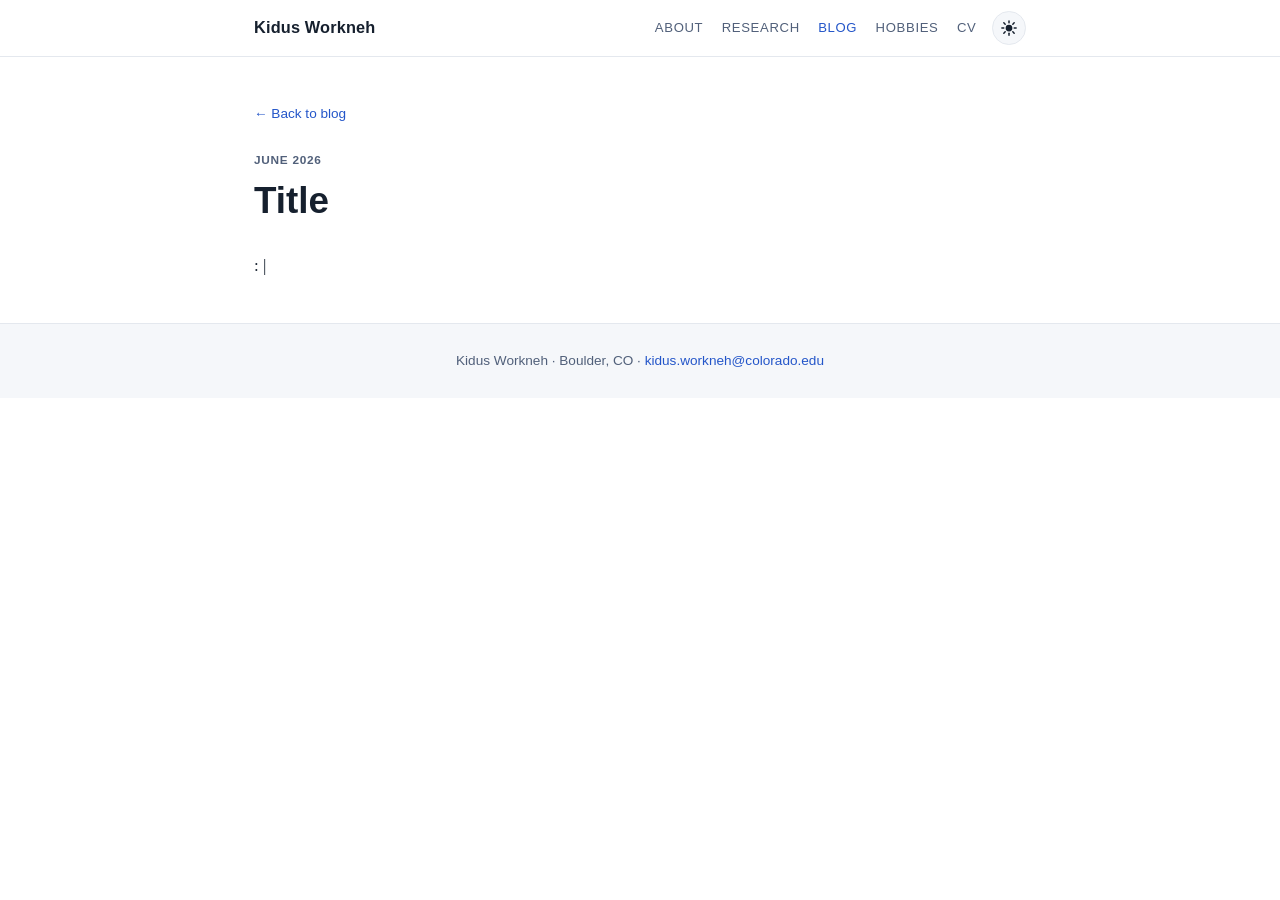
<file: posts/welcome.html>
<!DOCTYPE html>
<html lang="en">
<head>
  <meta charset="UTF-8" />
  <meta name="viewport" content="width=device-width, initial-scale=1.0" />
  <title>Welcome — what this blog is for — Kidus Workneh</title>
  <meta name="description" content="Why I'm writing here: working notes on compilers, type systems, and secure memory." />
  <link rel="stylesheet" href="../style.css" />
  <script>
    (function () {
      try {
        var t = localStorage.getItem('theme');
        if (!t) t = matchMedia('(prefers-color-scheme: dark)').matches ? 'dark' : 'light';
        document.documentElement.setAttribute('data-theme', t);
      } catch (e) { document.documentElement.setAttribute('data-theme', 'light'); }
    })();
  </script>
</head>
<body>

  <!-- ─────────── Nav ─────────── -->
  <header class="nav">
    <div class="nav-inner">
      <a href="../index.html" class="nav-brand">Kidus Workneh</a>
      <nav class="nav-links">
        <a href="../index.html#about">About</a>
        <a href="../research.html">Research</a>
        <a href="../blog.html" class="active">Blog</a>
        <a href="../hobbies.html">Hobbies</a>
        <a href="../CV_Resume/KidusCV1_6_26.pdf" target="_blank" rel="noopener">CV</a>
      </nav>
      <button id="themeToggle" class="theme-toggle" aria-label="Toggle light/dark theme" title="Toggle theme">
        <svg class="icon-sun" viewBox="0 0 24 24" width="18" height="18" aria-hidden="true"><circle cx="12" cy="12" r="4.5" fill="currentColor"/><g stroke="currentColor" stroke-width="2" stroke-linecap="round"><line x1="12" y1="2.5" x2="12" y2="5"/><line x1="12" y1="19" x2="12" y2="21.5"/><line x1="2.5" y1="12" x2="5" y2="12"/><line x1="19" y1="12" x2="21.5" y2="12"/><line x1="5.1" y1="5.1" x2="6.9" y2="6.9"/><line x1="17.1" y1="17.1" x2="18.9" y2="18.9"/><line x1="5.1" y1="18.9" x2="6.9" y2="17.1"/><line x1="17.1" y1="6.9" x2="18.9" y2="5.1"/></g></svg>
        <svg class="icon-moon" viewBox="0 0 24 24" width="18" height="18" aria-hidden="true"><path fill="currentColor" d="M21 12.8A9 9 0 1 1 11.2 3a7 7 0 0 0 9.8 9.8z"/></svg>
      </button>
    </div>
  </header>

  <main class="container">
    <article class="post">
      <a href="../blog.html" class="post-back">← Back to blog</a>
      <header class="post-header">
        <span class="post-date">June 2026</span>
        <h1 class="post-title">Title</h1>
      </header>

      <div class="prose">
        <p>
          : |
        </p>
      </div>
    </article>
  </main>

  <footer class="footer">
    <p>Kidus Workneh · Boulder, CO · <a href="mailto:kidus.workneh@colorado.edu">kidus.workneh@colorado.edu</a></p>
  </footer>

  <script src="../script.js"></script>
</body>
</html>
</file>
<file: style.css>
/* ===========================================================================
   Kidus Workneh — personal site
   Plain CSS, light/dark themes via CSS variables. The hero is always dark.
   =========================================================================== */

*, *::before, *::after { box-sizing: border-box; margin: 0; padding: 0; }

:root {
  /* Light theme */
  --bg: #ffffff;
  --bg-alt: #f5f7fa;
  --card: #ffffff;
  --text: #16202e;          /* near-black slate — ~15:1 on white */
  --text-muted: #51607a;    /* ~7:1 on white */
  --border: #e4e8ee;
  --accent: #2456c9;
  --accent-soft: #eaf0fc;
  --badge-bg: #fef3c7;
  --badge-text: #92400e;
  --shadow: 0 1px 3px rgba(16,32,46,.06), 0 8px 24px rgba(16,32,46,.05);

  /* Hero (constant, dark, in both themes) */
  --hero-1: #0b1530;
  --hero-2: #142a5e;
  --hero-text: #f3f6fc;
  --hero-muted: #aebfdd;
  --hero-accent: #7fb0ff;

  --maxw: 820px;
  --font-sans: -apple-system, BlinkMacSystemFont, "Segoe UI", Helvetica, Arial, sans-serif;
  --font-serif: Georgia, "Times New Roman", serif;
}

[data-theme="dark"] {
  --bg: #0c1322;
  --bg-alt: #111a2c;
  --card: #131d31;
  --text: #e7eef9;          /* ~14:1 on dark bg */
  --text-muted: #9fb0cb;    /* ~7:1 on dark bg */
  --border: #243149;
  --accent: #7fb0ff;
  --accent-soft: #18233b;
  --badge-bg: #3a2c08;
  --badge-text: #fcd34d;
  --shadow: 0 1px 3px rgba(0,0,0,.3), 0 8px 24px rgba(0,0,0,.25);
}

html { scroll-behavior: smooth; scroll-padding-top: 5rem; }

body {
  font-family: var(--font-serif);
  font-size: 17px;
  line-height: 1.7;
  color: var(--text);
  background: var(--bg);
  -webkit-font-smoothing: antialiased;
  transition: background .25s ease, color .25s ease;
}

a { color: var(--accent); text-decoration: none; }
a:hover { text-decoration: underline; }

/* ─────────── Nav ─────────── */
.nav {
  position: sticky; top: 0; z-index: 50;
  background: color-mix(in srgb, var(--bg) 88%, transparent);
  backdrop-filter: saturate(140%) blur(10px);
  border-bottom: 1px solid var(--border);
}
.nav-inner {
  max-width: var(--maxw); margin: 0 auto;
  display: flex; align-items: center; gap: 1rem;
  padding: .7rem 1.5rem;
}
.nav-brand {
  font-family: var(--font-sans); font-weight: 700; font-size: 1.02rem;
  letter-spacing: .01em; color: var(--text);
}
.nav-brand:hover { text-decoration: none; color: var(--accent); }
.nav-links { margin-left: auto; display: flex; gap: 1.15rem; flex-wrap: wrap; }
.nav-links a {
  font-family: var(--font-sans); font-size: .82rem; font-weight: 500;
  text-transform: uppercase; letter-spacing: .05em; color: var(--text-muted);
}
.nav-links a:hover { color: var(--accent); text-decoration: none; }

.theme-toggle {
  display: inline-grid; place-items: center;
  width: 2.1rem; height: 2.1rem; flex-shrink: 0;
  border: 1px solid var(--border); border-radius: 50%;
  background: var(--bg-alt); color: var(--text); cursor: pointer;
  transition: transform .15s ease, background .25s ease, border-color .25s ease;
}
.theme-toggle:hover { transform: scale(1.08); }
.theme-toggle .icon-moon { display: none; }
[data-theme="dark"] .theme-toggle .icon-sun { display: none; }
[data-theme="dark"] .theme-toggle .icon-moon { display: block; }

/* ─────────── Hero (always dark) ─────────── */
.hero {
  position: relative; overflow: hidden;
  background: linear-gradient(135deg, var(--hero-1) 0%, var(--hero-2) 60%, var(--hero-1) 100%);
  color: var(--hero-text);
  padding: 4.5rem 1.5rem 4rem;
  text-align: center;
}
.hero-bg { position: absolute; inset: 0; width: 100%; height: 100%; z-index: 0; pointer-events: none; }
.hero-inner { position: relative; z-index: 1; max-width: 680px; margin: 0 auto; }

.avatar {
  position: relative; width: 132px; height: 132px; margin: 0 auto 1.4rem;
  border-radius: 50%; overflow: hidden;
  border: 3px solid rgba(255,255,255,.25);
  background: linear-gradient(135deg, #2456c9, #7c3aed);
}
.avatar img { width: 100%; height: 100%; object-fit: cover; object-position: center 18%; display: block; position: relative; z-index: 1; }
.avatar img.broken { display: none; }
.avatar-fallback {
  position: absolute; inset: 0; display: grid; place-items: center;
  font-family: var(--font-sans); font-weight: 700; font-size: 2.6rem; color: #fff;
}

.hero-name {
  font-family: var(--font-sans); font-weight: 700;
  font-size: clamp(2rem, 5vw, 3rem); letter-spacing: -.01em; line-height: 1.1;
}
.hero-tagline {
  font-family: var(--font-sans); color: var(--hero-muted);
  font-size: .95rem; margin-top: .7rem;
}
.hero-intro { color: var(--hero-text); opacity: .92; margin: 1.1rem auto 0; max-width: 580px; }

.hero-links { display: flex; flex-wrap: wrap; gap: .6rem; justify-content: center; margin-top: 1.6rem; }
.hero-links a {
  display: inline-flex; align-items: center; gap: .45rem;
  font-family: var(--font-sans); font-size: .85rem; font-weight: 500;
  color: var(--hero-text);
  padding: .5rem .9rem; border-radius: 8px;
  background: rgba(255,255,255,.10); border: 1px solid rgba(255,255,255,.16);
  transition: background .2s ease, transform .15s ease;
}
.hero-links a:hover { background: rgba(255,255,255,.20); text-decoration: none; transform: translateY(-1px); }
.hero-links svg { opacity: .9; }

/* ─────────── Page header (subpages) ─────────── */
.page-hero {
  position: relative; overflow: hidden; text-align: center;
  background: linear-gradient(135deg, var(--hero-1) 0%, var(--hero-2) 60%, var(--hero-1) 100%);
  color: var(--hero-text);
  padding: 3.2rem 1.5rem 2.8rem;
}
.page-hero-inner { position: relative; z-index: 1; max-width: 680px; margin: 0 auto; }
.page-title { font-family: var(--font-sans); font-weight: 700; font-size: clamp(1.8rem, 4vw, 2.4rem); line-height: 1.1; }
.page-sub { color: var(--hero-muted); font-family: var(--font-sans); font-size: .95rem; margin-top: .6rem; }

/* Active nav link */
.nav-links a.active { color: var(--accent); }

/* ─────────── Layout ─────────── */
.container { max-width: var(--maxw); margin: 0 auto; padding: 0 1.5rem; }
.section { padding: 3.2rem 0; border-bottom: 1px solid var(--border); }
.section:last-of-type { border-bottom: none; }

.section-title {
  font-family: var(--font-sans); font-size: .8rem; font-weight: 700;
  text-transform: uppercase; letter-spacing: .12em; color: var(--text-muted);
  padding-bottom: .5rem; margin-bottom: 1.4rem;
  border-bottom: 2px solid var(--accent); display: inline-block;
}
.section-lead { color: var(--text-muted); margin-bottom: 1.5rem; }
.section p + p { margin-top: 1rem; }
.sub-title {
  font-family: var(--font-sans); font-size: 1.1rem; font-weight: 700;
  margin: 2rem 0 1rem; color: var(--text);
}

/* About facts */
.facts { margin-top: 1.6rem; display: grid; gap: .5rem; }
.fact {
  display: grid; grid-template-columns: 8.5rem 1fr; gap: .5rem 1rem;
  font-family: var(--font-sans); font-size: .9rem; align-items: baseline;
}
.fact-k { color: var(--text-muted); text-transform: uppercase; letter-spacing: .05em; font-size: .72rem; font-weight: 600; padding-top: .15rem; }
.fact-v { color: var(--text); }

/* Research cards */
.cards { display: grid; grid-template-columns: repeat(2, 1fr); gap: 1rem; }
.card {
  background: var(--card); border: 1px solid var(--border); border-radius: 12px;
  padding: 1.25rem 1.35rem; box-shadow: var(--shadow);
  transition: transform .18s ease, border-color .2s ease;
}
.card:hover { transform: translateY(-3px); border-color: var(--accent); }
.card h3 { font-family: var(--font-sans); font-size: 1.02rem; margin-bottom: .5rem; color: var(--text); }
.card p { font-size: .95rem; color: var(--text-muted); line-height: 1.6; }

/* Publications */
.pubs { list-style: none; counter-reset: pub; }
.pubs li {
  counter-increment: pub; position: relative;
  padding: .9rem 0 .9rem 2.4rem; border-top: 1px solid var(--border);
  font-size: .98rem;
}
.pubs li:first-child { border-top: none; }
.pubs li::before {
  content: "[" counter(pub) "]"; position: absolute; left: 0; top: .95rem;
  font-family: var(--font-sans); font-size: .8rem; color: var(--accent); font-weight: 600;
}
.pub-authors { color: var(--text); }
.pub-title { font-style: italic; color: var(--text); }
.pub-venue { display: block; font-family: var(--font-sans); font-size: .85rem; color: var(--text-muted); margin-top: .15rem; }
.badge {
  display: inline-block; vertical-align: middle; margin-left: .25rem;
  background: var(--badge-bg); color: var(--badge-text);
  font-family: var(--font-sans); font-size: .68rem; font-weight: 600;
  padding: .12rem .45rem; border-radius: 999px; text-transform: uppercase; letter-spacing: .04em;
}

.btn {
  display: inline-block; margin-top: 1.4rem;
  font-family: var(--font-sans); font-size: .85rem; font-weight: 600;
  color: #fff; background: var(--accent); padding: .6rem 1.1rem; border-radius: 8px;
  transition: transform .15s ease, opacity .2s ease;
}
.btn:hover { text-decoration: none; transform: translateY(-1px); opacity: .92; }

/* Experience / Service entries */
.entry { margin-bottom: 1.6rem; }
.entry-head { display: flex; justify-content: space-between; align-items: baseline; gap: 1rem; flex-wrap: wrap; }
.entry-role { font-family: var(--font-sans); font-weight: 700; color: var(--text); }
.entry-date { font-family: var(--font-sans); font-size: .82rem; color: var(--text-muted); white-space: nowrap; }
.entry-org { color: var(--text-muted); font-size: .92rem; margin: .15rem 0 .5rem; }
.entry ul { margin-left: 1.2rem; }
.entry li { font-size: .96rem; margin-bottom: .3rem; }

/* Education */
.edu { display: grid; gap: .6rem; }
.edu-row { display: flex; justify-content: space-between; gap: 1rem; flex-wrap: wrap; }
.edu-deg { font-family: var(--font-sans); font-weight: 600; color: var(--text); font-size: .95rem; }
.edu-meta { color: var(--text-muted); font-size: .88rem; font-family: var(--font-sans); }

/* Skills */
.tag-group { display: flex; flex-wrap: wrap; align-items: center; gap: .5rem; margin-bottom: .9rem; }
.tag-label {
  font-family: var(--font-sans); font-size: .72rem; font-weight: 600; text-transform: uppercase;
  letter-spacing: .05em; color: var(--text-muted); width: 9rem; flex-shrink: 0;
}
.tag {
  font-family: var(--font-sans); font-size: .85rem; color: var(--text);
  background: var(--accent-soft); border: 1px solid var(--border);
  padding: .25rem .7rem; border-radius: 999px;
}

/* ─────────── Research project cards ─────────── */
.project-card { display: flex; flex-direction: column; }
.proj-head { display: flex; align-items: flex-start; justify-content: space-between; gap: .75rem; }
.proj-head h3 { margin-bottom: .2rem; }
.proj-venue {
  font-family: var(--font-sans); font-size: .7rem; font-weight: 600;
  text-transform: uppercase; letter-spacing: .06em; color: var(--text-muted);
}
.proj-summary { font-size: .94rem; color: var(--text-muted); line-height: 1.6; margin: .7rem 0 1rem; flex: 1; }
.proj-actions { display: flex; gap: .55rem; align-items: center; margin-top: auto; }
.abstract-btn {
  font-family: var(--font-sans); font-size: .82rem; font-weight: 600; cursor: pointer;
  color: var(--accent); background: var(--accent-soft);
  border: 1px solid var(--border); padding: .42rem .85rem; border-radius: 8px;
  transition: transform .15s ease, border-color .2s ease;
}
.abstract-btn:hover { transform: translateY(-1px); border-color: var(--accent); }
.pdf-link {
  display: inline-flex; align-items: center; gap: .35rem; flex-shrink: 0;
  font-family: var(--font-sans); font-size: .78rem; font-weight: 600; color: var(--text-muted);
  padding: .35rem .6rem; border-radius: 8px; border: 1px solid var(--border);
  transition: color .2s ease, border-color .2s ease;
}
.pdf-link:hover { color: var(--accent); border-color: var(--accent); text-decoration: none; }

/* ─────────── Abstract modal ─────────── */
.modal[hidden] { display: none; }
.modal { position: fixed; inset: 0; z-index: 100; display: grid; place-items: center; padding: 1.5rem; }
.modal-overlay { position: absolute; inset: 0; background: rgba(8,12,22,.62); backdrop-filter: blur(2px); }
.modal-box {
  position: relative; z-index: 1; width: 100%; max-width: 620px; max-height: 82vh; overflow-y: auto;
  background: var(--card); color: var(--text);
  border: 1px solid var(--border); border-radius: 14px; box-shadow: var(--shadow);
  padding: 1.8rem 1.8rem 1.6rem;
  animation: modal-in .18s ease;
}
@keyframes modal-in { from { opacity: 0; transform: translateY(8px); } to { opacity: 1; transform: none; } }
.modal-close {
  position: absolute; top: .6rem; right: .85rem; background: none; border: none;
  font-size: 1.7rem; line-height: 1; color: var(--text-muted); cursor: pointer;
}
.modal-close:hover { color: var(--text); }
.modal-content h4 { font-family: var(--font-sans); font-size: 1.05rem; line-height: 1.35; margin-bottom: .85rem; padding-right: 1.6rem; color: var(--text); }
.modal-content p { font-size: .96rem; line-height: 1.72; color: var(--text); }

/* ─────────── Blog listing ─────────── */
.post-list { list-style: none; display: grid; gap: 1rem; }
.post-item a {
  display: block; color: inherit; text-decoration: none;
  background: var(--card); border: 1px solid var(--border); border-radius: 12px;
  padding: 1.3rem 1.4rem; box-shadow: var(--shadow);
  transition: transform .18s ease, border-color .2s ease;
}
.post-item a:hover { transform: translateY(-3px); border-color: var(--accent); text-decoration: none; }
.post-date { font-family: var(--font-sans); font-size: .74rem; font-weight: 600; text-transform: uppercase; letter-spacing: .06em; color: var(--text-muted); }
.post-item-title { font-family: var(--font-sans); font-size: 1.15rem; margin: .35rem 0 .5rem; color: var(--text); }
.post-excerpt { color: var(--text-muted); font-size: .95rem; }
.post-more { display: inline-block; margin-top: .7rem; font-family: var(--font-sans); font-size: .85rem; font-weight: 600; color: var(--accent); }

/* ─────────── Single post ─────────── */
.post { max-width: 680px; padding: 2.6rem 0 1.5rem; }
.post-back { font-family: var(--font-sans); font-size: .85rem; font-weight: 500; }
.post-header { margin: 1.1rem 0 1.9rem; }
.post-title { font-family: var(--font-sans); font-weight: 700; font-size: clamp(1.7rem, 4vw, 2.3rem); line-height: 1.15; margin-top: .35rem; }
.prose p { margin-bottom: 1.1rem; }
.prose h2 { font-family: var(--font-sans); font-size: 1.25rem; margin: 1.9rem 0 .8rem; color: var(--text); }
.prose ul { margin: 0 0 1.1rem 1.3rem; }
.prose li { margin-bottom: .4rem; }

/* ─────────── Hobbies slideshows ─────────── */
.hobby { margin-bottom: 2.8rem; }
.hobby .section-title { display: block; border-bottom: none; padding-bottom: 0; margin-bottom: .35rem; }
.hobby-note { color: var(--text-muted); font-size: .92rem; margin-bottom: 1rem; }

.slideshow { position: relative; border: 1px solid var(--border); border-radius: 14px; overflow: hidden; box-shadow: var(--shadow); }
.slides { position: relative; width: 100%; height: 58vh; max-height: 440px; min-height: 280px; background: #0e1726; }
.slide { position: absolute; inset: 0; width: 100%; height: 100%; object-fit: contain; opacity: 0; transition: opacity .5s ease; }
.slide.active { opacity: 1; }

.slide-nav {
  position: absolute; top: 50%; transform: translateY(-50%); z-index: 2;
  width: 2.4rem; height: 2.4rem; border-radius: 50%; border: none;
  background: rgba(0,0,0,.42); color: #fff; font-size: 1.4rem; line-height: 1; cursor: pointer;
  display: grid; place-items: center; transition: background .2s ease;
}
.slide-nav:hover { background: rgba(0,0,0,.72); }
.slide-nav.prev { left: .7rem; }
.slide-nav.next { right: .7rem; }

.slide-dots { position: absolute; bottom: .7rem; left: 0; right: 0; z-index: 2; display: flex; gap: .4rem; justify-content: center; }
.slide-dots button { width: .5rem; height: .5rem; padding: 0; border: none; border-radius: 50%; background: rgba(255,255,255,.45); cursor: pointer; }
.slide-dots button.active { background: #fff; }

.slide-caption { text-align: center; margin-top: .7rem; font-family: var(--font-sans); font-size: .9rem; color: var(--text-muted); min-height: 1.2em; }

/* Books — plain cover images */
.books { display: flex; flex-wrap: wrap; gap: 1.6rem; justify-content: center; }
.book { width: 180px; margin: 0; text-align: center; }
.book img { width: 100%; height: auto; border-radius: 6px; box-shadow: var(--shadow); display: block; }
.book figcaption { margin-top: .6rem; font-family: var(--font-sans); font-size: .82rem; color: var(--text-muted); line-height: 1.4; }

/* Footer */
.footer {
  border-top: 1px solid var(--border); background: var(--bg-alt);
  text-align: center; padding: 1.6rem 1.5rem;
  font-family: var(--font-sans); font-size: .85rem; color: var(--text-muted);
}

/* ─────────── Responsive ─────────── */
@media (max-width: 640px) {
  .nav-links { display: none; }
  .cards { grid-template-columns: 1fr; }
  .fact { grid-template-columns: 1fr; gap: 0; }
  .fact-k { padding-top: .4rem; }
}

@media (prefers-reduced-motion: reduce) {
  html { scroll-behavior: auto; }
  * { transition: none !important; }
}
</file>
